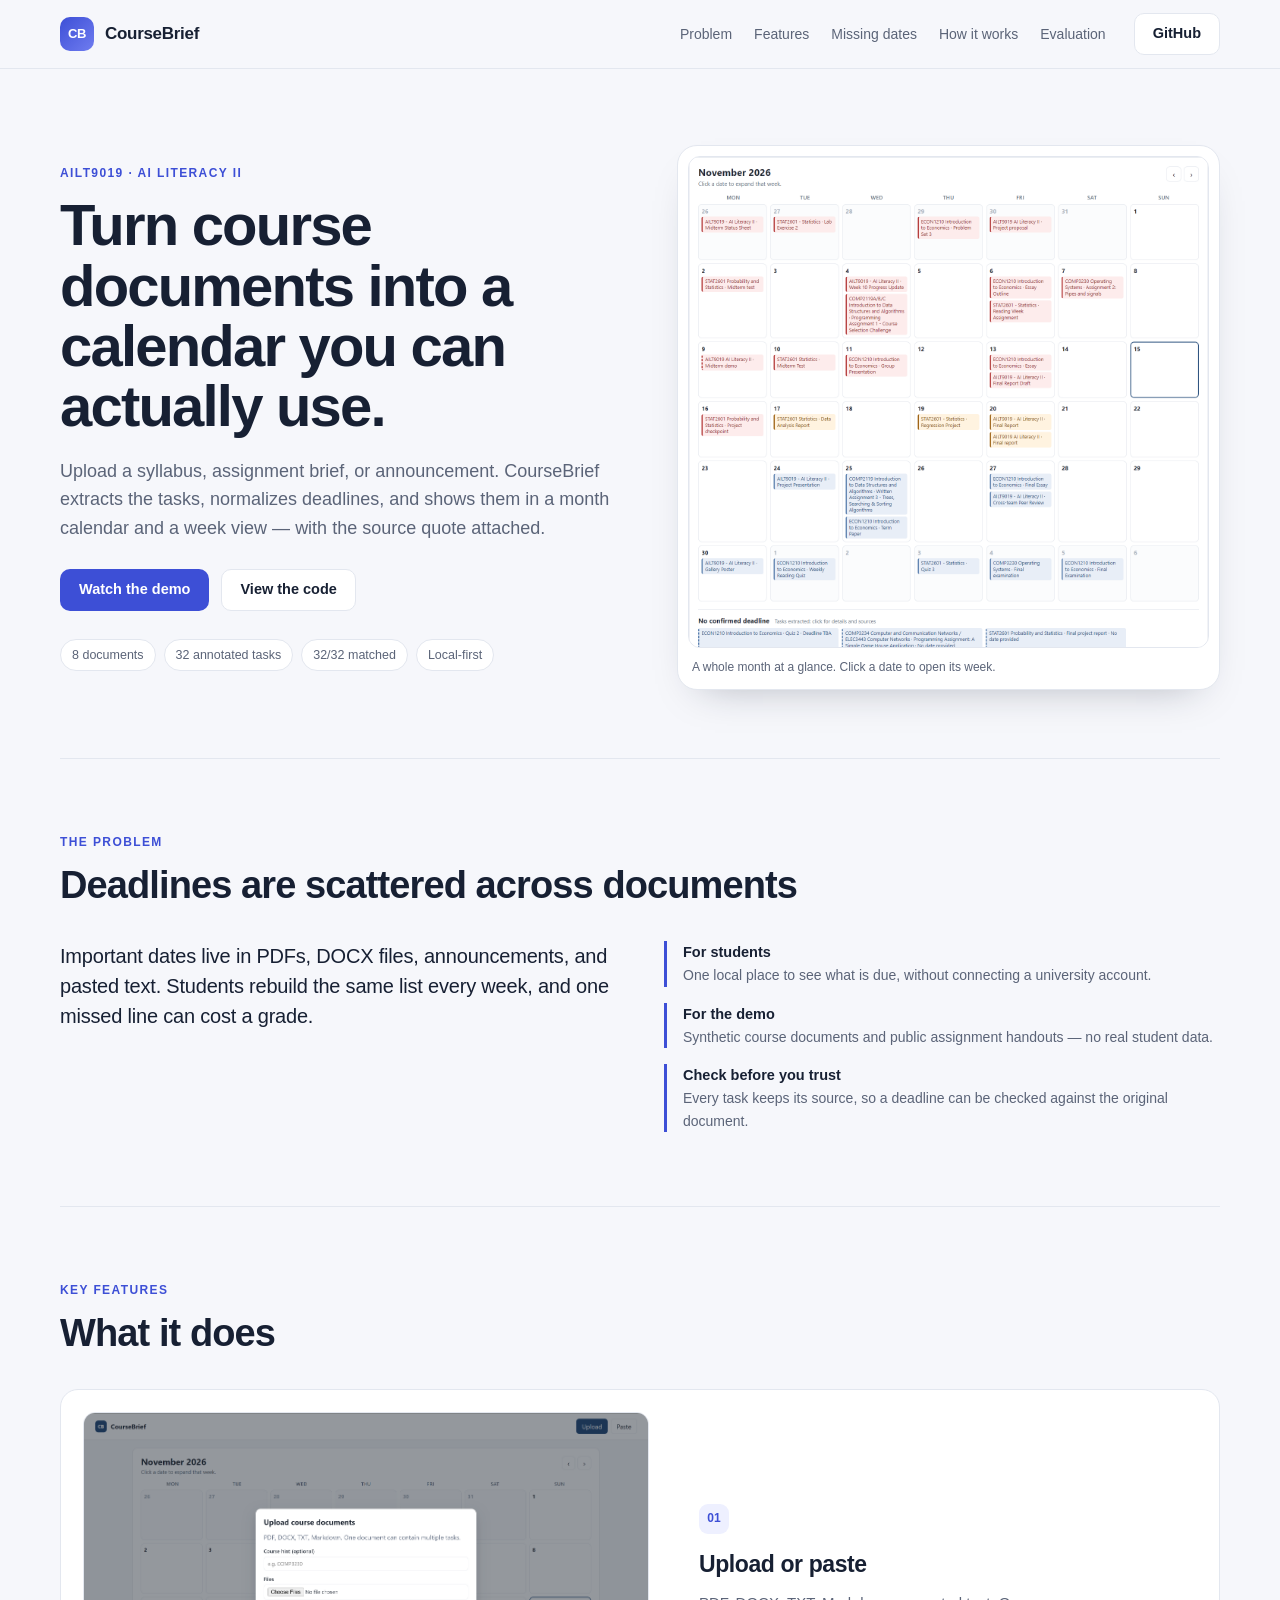
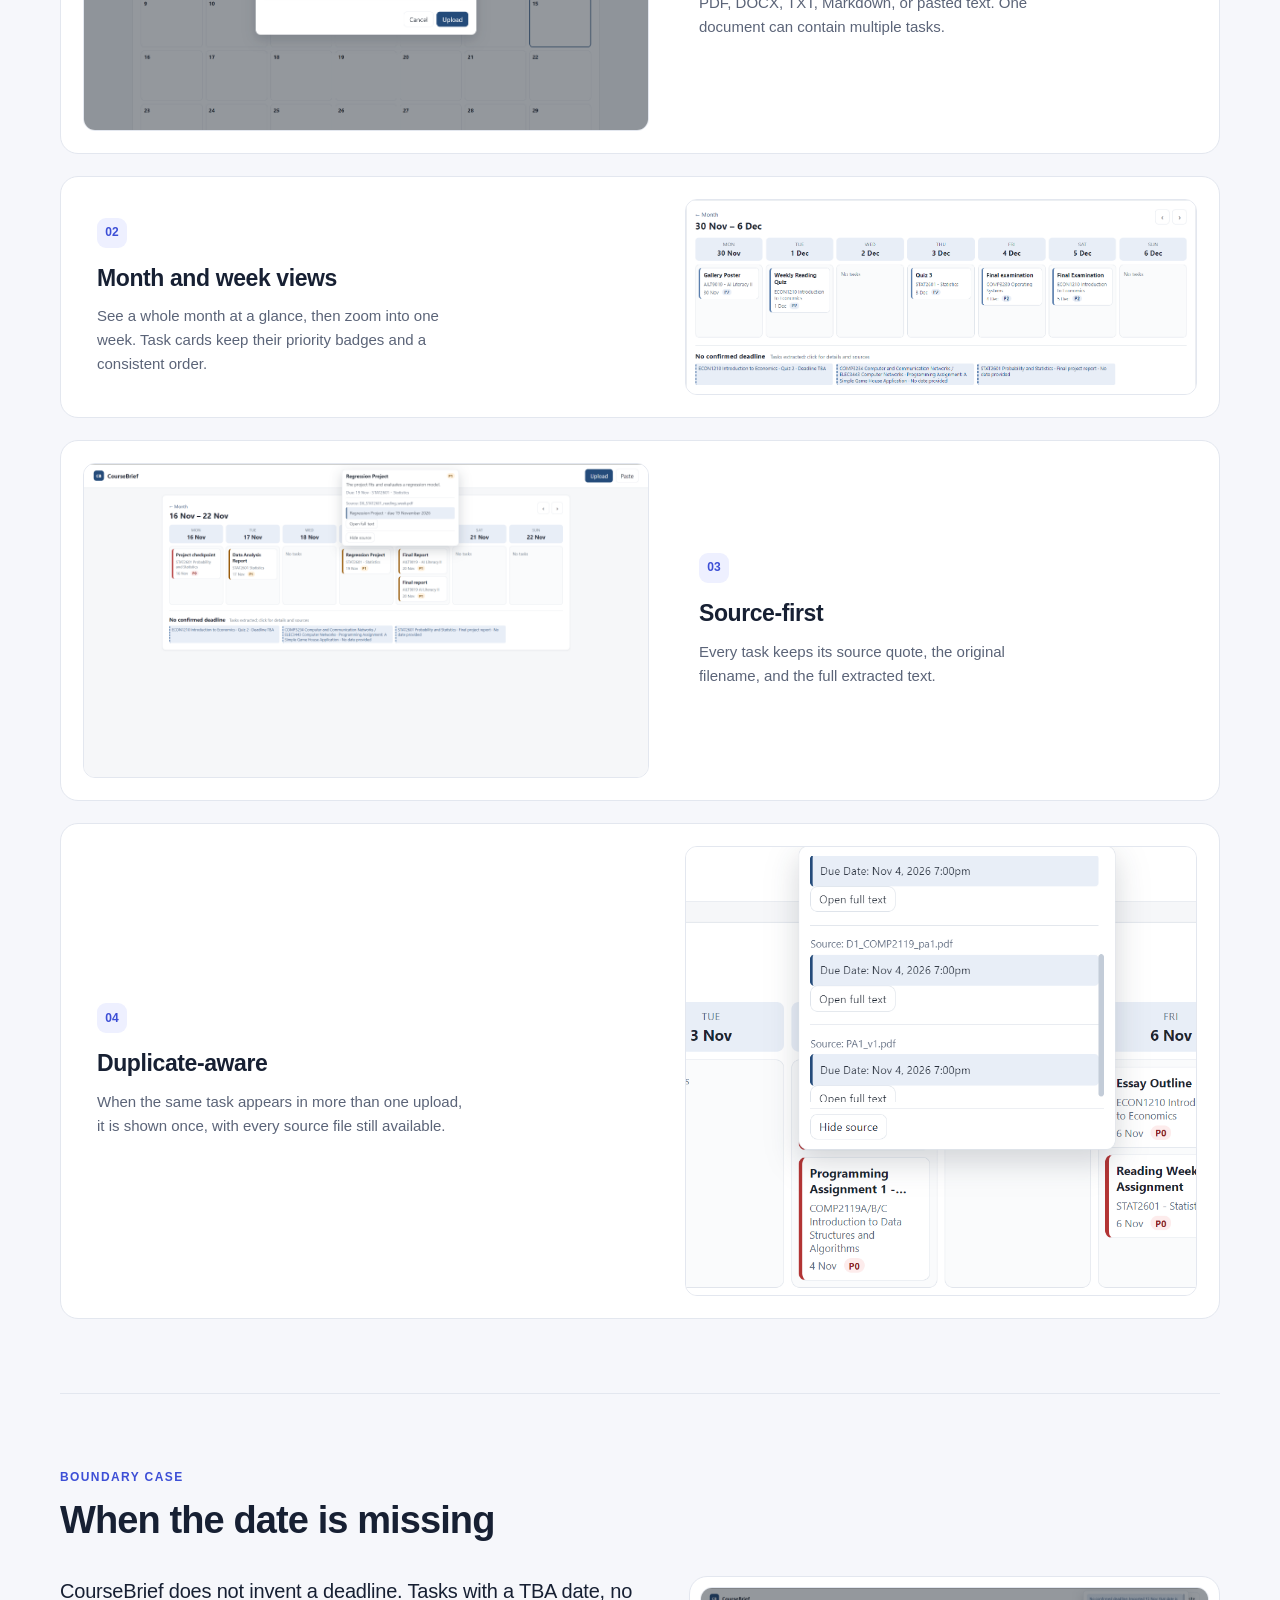
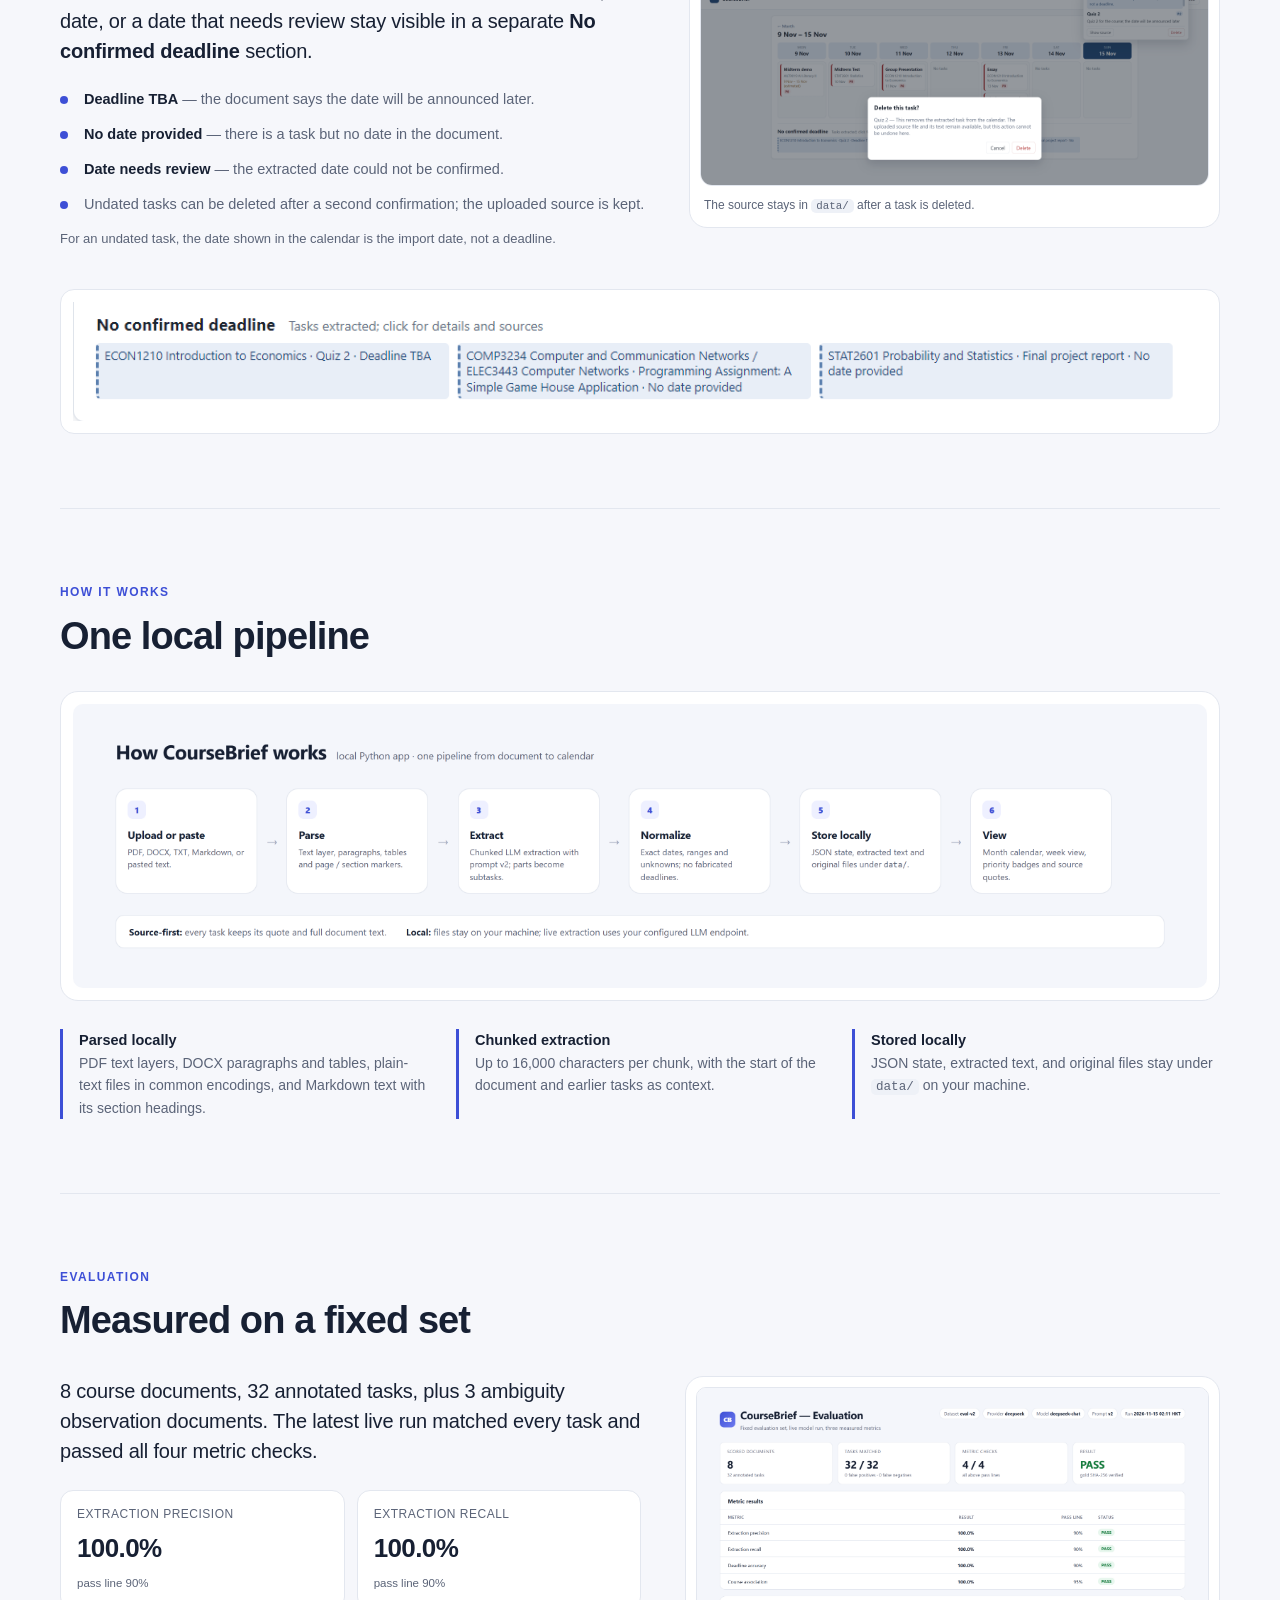
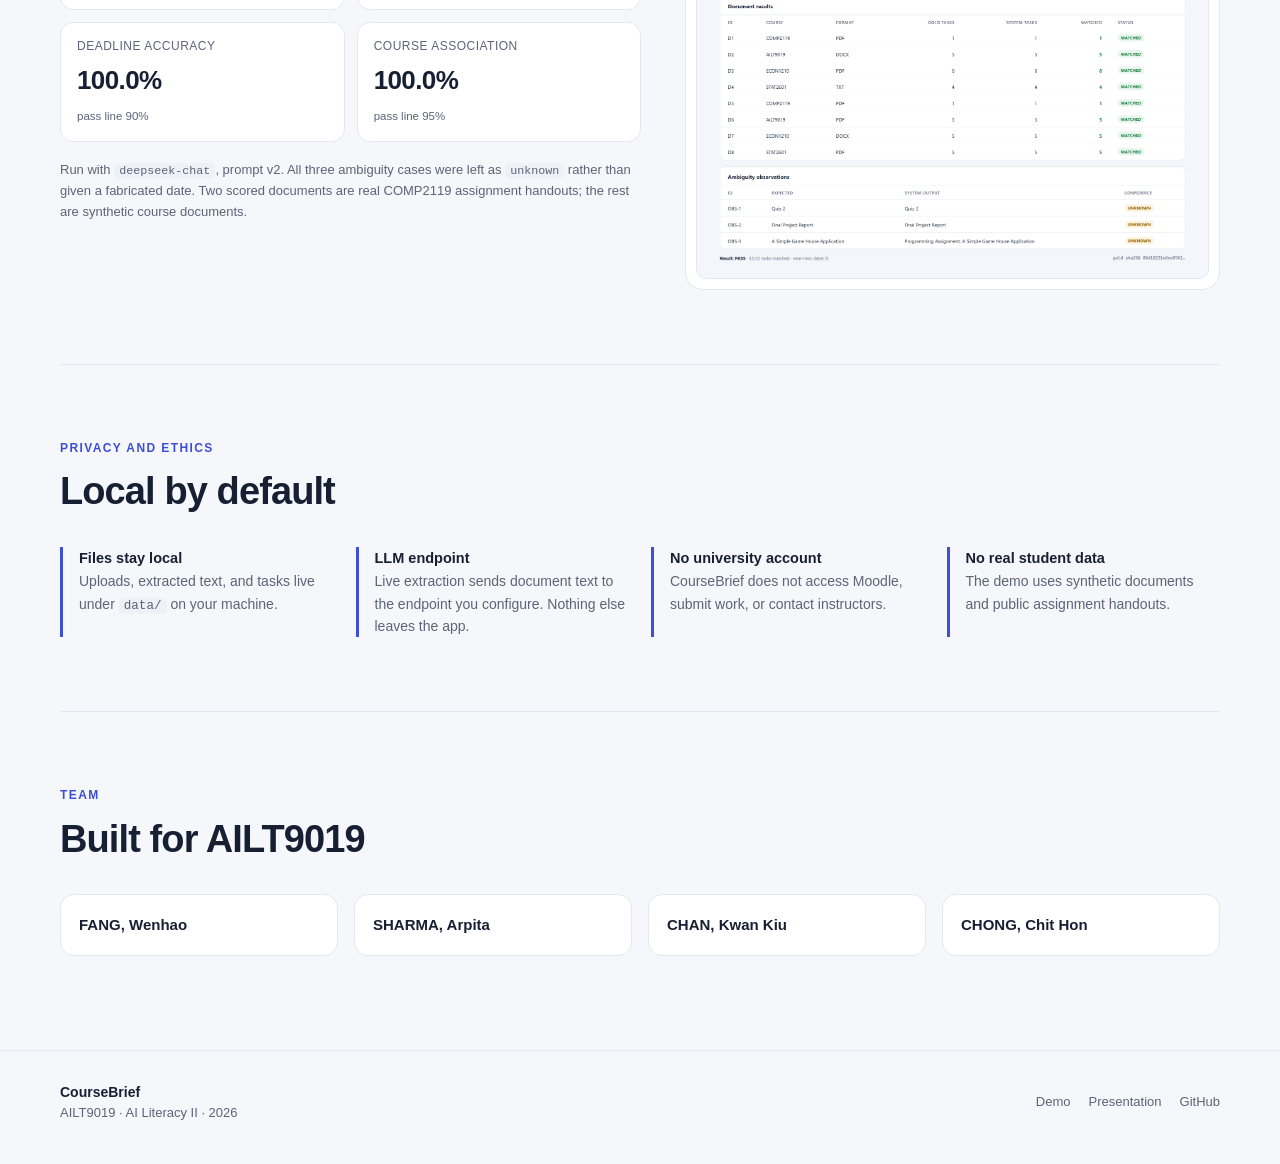
<file: docs/index.html>
<!doctype html>
<html lang="en">
<head>
<meta charset="utf-8">
<meta name="viewport" content="width=device-width, initial-scale=1">
<title>CourseBrief — Turn course documents into a clear academic calendar</title>
<meta name="description" content="CourseBrief extracts academic tasks and deadlines from course documents and shows them in a month calendar and a week view, with source quotes attached.">
<link rel="stylesheet" href="styles.css">
</head>
<body id="top">

<header class="site-header">
  <div class="wrap nav">
    <a class="brand" href="#top" aria-label="CourseBrief home">
      <span class="mark">CB</span>
      <span>CourseBrief</span>
    </a>
    <nav class="nav-links" aria-label="Sections">
      <a href="#problem">Problem</a>
      <a href="#features">Features</a>
      <a href="#missing">Missing dates</a>
      <a href="#how">How it works</a>
      <a href="#evaluation">Evaluation</a>
    </nav>
    <a class="btn btn-ghost" href="https://github.com/AILT-9019/AILT9019-team3">GitHub</a>
  </div>
</header>

<main>

  <section class="hero wrap">
    <div class="hero-copy">
      <p class="eyebrow">AILT9019 · AI Literacy II</p>
      <h1>Turn course documents into a calendar you can actually use.</h1>
      <p class="lede">
        Upload a syllabus, assignment brief, or announcement. CourseBrief extracts the tasks,
        normalizes deadlines, and shows them in a month calendar and a week view — with the source quote attached.
      </p>
      <div class="hero-actions">
        <a class="btn btn-primary" href="https://youtu.be/MtiDR5uAZ7s">Watch the demo</a>
        <a class="btn btn-ghost" href="https://github.com/AILT-9019/AILT9019-team3">View the code</a>
      </div>
      <ul class="chips" aria-label="Project summary">
        <li>8 documents</li>
        <li>32 annotated tasks</li>
        <li>32/32 matched</li>
        <li>Local-first</li>
      </ul>
    </div>
    <figure class="hero-shot">
      <img src="assets/02-calendar.png" width="1368" height="1292" alt="CourseBrief month calendar with tasks from several courses">
      <figcaption>A whole month at a glance. Click a date to open its week.</figcaption>
    </figure>
  </section>

  <section class="section wrap" id="problem">
    <div class="section-head">
      <p class="eyebrow">The problem</p>
      <h2>Deadlines are scattered across documents</h2>
    </div>
    <div class="two-col">
      <p class="big">
        Important dates live in PDFs, DOCX files, announcements, and pasted text. Students rebuild the
        same list every week, and one missed line can cost a grade.
      </p>
      <div class="problem-list">
        <div><strong>For students</strong> <span>One local place to see what is due, without connecting a university account.</span></div>
        <div><strong>For the demo</strong> <span>Synthetic course documents and public assignment handouts — no real student data.</span></div>
        <div><strong>Check before you trust</strong> <span>Every task keeps its source, so a deadline can be checked against the original document.</span></div>
      </div>
    </div>
  </section>

  <section class="section wrap" id="features">
    <div class="section-head">
      <p class="eyebrow">Key features</p>
      <h2>What it does</h2>
    </div>
    <div class="feature-rows">
      <article class="feature-row">
        <figure class="shot"><img src="assets/01-upload.png" width="2482" height="1396" alt="Upload dialog with PDF, DOCX, TXT, and Markdown support" loading="lazy"></figure>
        <div class="feature-copy">
          <span class="feature-num">01</span>
          <h3>Upload or paste</h3>
          <p>PDF, DOCX, TXT, Markdown, or pasted text. One document can contain multiple tasks.</p>
        </div>
      </article>
      <article class="feature-row reverse">
        <figure class="shot"><img src="assets/03-week.png" width="1369" height="521" alt="Week view with task cards and priority badges" loading="lazy"></figure>
        <div class="feature-copy">
          <span class="feature-num">02</span>
          <h3>Month and week views</h3>
          <p>See a whole month at a glance, then zoom into one week. Task cards keep their priority badges and a consistent order.</p>
        </div>
      </article>
      <article class="feature-row">
        <figure class="shot"><img src="assets/04-source.png" width="2520" height="1396" alt="Task details with the source quote and an Open full text button" loading="lazy"></figure>
        <div class="feature-copy">
          <span class="feature-num">03</span>
          <h3>Source-first</h3>
          <p>Every task keeps its source quote, the original filename, and the full extracted text.</p>
        </div>
      </article>
      <article class="feature-row reverse">
        <figure class="shot"><img src="assets/06-duplicate.png" width="842" height="740" alt="One task with sources from several uploaded files" loading="lazy"></figure>
        <div class="feature-copy">
          <span class="feature-num">04</span>
          <h3>Duplicate-aware</h3>
          <p>When the same task appears in more than one upload, it is shown once, with every source file still available.</p>
        </div>
      </article>
    </div>
  </section>

  <section class="section wrap" id="missing">
    <div class="section-head">
      <p class="eyebrow">Boundary case</p>
      <h2>When the date is missing</h2>
    </div>
    <div class="missing-grid">
      <div>
        <p class="big">
          CourseBrief does not invent a deadline. Tasks with a TBA date, no date, or a date that needs
          review stay visible in a separate <strong>No confirmed deadline</strong> section.
        </p>
        <ul class="tick-list">
          <li><strong>Deadline TBA</strong> — the document says the date will be announced later.</li>
          <li><strong>No date provided</strong> — there is a task but no date in the document.</li>
          <li><strong>Date needs review</strong> — the extracted date could not be confirmed.</li>
          <li>Undated tasks can be deleted after a second confirmation; the uploaded source is kept.</li>
        </ul>
        <p class="note">For an undated task, the date shown in the calendar is the import date, not a deadline.</p>
      </div>
      <figure class="shot panel">
        <img src="assets/08-delete-confirm.png" width="2520" height="980" alt="Delete confirmation for an undated task, with the import-date note visible" loading="lazy">
        <figcaption>The source stays in <code>data/</code> after a task is deleted.</figcaption>
      </figure>
    </div>
    <figure class="strip">
      <a class="zoom" href="assets/05-undated.png" target="_blank" rel="noopener"><img src="assets/05-undated.png" width="1188" height="125" alt="No confirmed deadline section with Deadline TBA and No date provided labels" loading="lazy"></a>
      <figcaption class="tap-hint">Tap the image to view it full size.</figcaption>
    </figure>
  </section>

  <section class="section wrap" id="how">
    <div class="section-head">
      <p class="eyebrow">How it works</p>
      <h2>One local pipeline</h2>
    </div>
    <figure class="arch">
      <a class="zoom" href="assets/architecture.png" target="_blank" rel="noopener"><img src="assets/architecture.png" width="3200" height="800" alt="Pipeline: upload or paste, parse, extract, normalize, store locally, view" loading="lazy"></a>
      <figcaption class="tap-hint">Tap the image to view it full size.</figcaption>
    </figure>
    <div class="three-col">
      <div><strong>Parsed locally</strong> <span>PDF text layers, DOCX paragraphs and tables, plain-text files in common encodings, and Markdown text with its section headings.</span></div>
      <div><strong>Chunked extraction</strong> <span>Up to 16,000 characters per chunk, with the start of the document and earlier tasks as context.</span></div>
      <div><strong>Stored locally</strong> <span>JSON state, extracted text, and original files stay under <code>data/</code> on your machine.</span></div>
    </div>
  </section>

  <section class="section wrap" id="evaluation">
    <div class="section-head">
      <p class="eyebrow">Evaluation</p>
      <h2>Measured on a fixed set</h2>
    </div>
    <div class="eval-grid">
      <div>
        <p class="big">
          8 course documents, 32 annotated tasks, plus 3 ambiguity observation documents.
          The latest live run matched every task and passed all four metric checks.
        </p>
        <div class="metric-grid">
          <div class="metric"><span>Extraction precision</span> <strong>100.0%</strong> <small>pass line 90%</small></div>
          <div class="metric"><span>Extraction recall</span> <strong>100.0%</strong> <small>pass line 90%</small></div>
          <div class="metric"><span>Deadline accuracy</span> <strong>100.0%</strong> <small>pass line 90%</small></div>
          <div class="metric"><span>Course association</span> <strong>100.0%</strong> <small>pass line 95%</small></div>
        </div>
        <p class="note">
          Run with <code>deepseek-chat</code>, prompt v2. All three ambiguity cases were left as
          <code>unknown</code> rather than given a fabricated date. Two scored documents are real
          COMP2119 assignment handouts; the rest are synthetic course documents.
        </p>
      </div>
      <figure class="shot eval-shot">
        <a class="zoom" href="assets/07-evaluation.png" target="_blank" rel="noopener"><img src="assets/07-evaluation.png" width="2880" height="2766" alt="Evaluation report showing 32 of 32 tasks matched and all metrics at 100%" loading="lazy"></a>
        <figcaption class="tap-hint">Tap the image to view it full size.</figcaption>
      </figure>
    </div>
  </section>

  <section class="section wrap" id="privacy">
    <div class="section-head">
      <p class="eyebrow">Privacy and ethics</p>
      <h2>Local by default</h2>
    </div>
    <div class="privacy-grid">
      <div><strong>Files stay local</strong> <span>Uploads, extracted text, and tasks live under <code>data/</code> on your machine.</span></div>
      <div><strong>LLM endpoint</strong> <span>Live extraction sends document text to the endpoint you configure. Nothing else leaves the app.</span></div>
      <div><strong>No university account</strong> <span>CourseBrief does not access Moodle, submit work, or contact instructors.</span></div>
      <div><strong>No real student data</strong> <span>The demo uses synthetic documents and public assignment handouts.</span></div>
    </div>
  </section>

  <section class="section wrap" id="team">
    <div class="section-head">
      <p class="eyebrow">Team</p>
      <h2>Built for AILT9019</h2>
    </div>
    <div class="team-grid">
      <div class="member"><strong>FANG, Wenhao</strong></div>
      <div class="member"><strong>SHARMA, Arpita</strong></div>
      <div class="member"><strong>CHAN, Kwan Kiu</strong></div>
      <div class="member"><strong>CHONG, Chit Hon</strong></div>
    </div>
  </section>

</main>

<footer class="site-footer">
  <div class="wrap footer-row">
    <div>
      <strong>CourseBrief</strong>
      <span>AILT9019 · AI Literacy II · 2026</span>
    </div>
    <div class="footer-links">
      <a href="https://youtu.be/MtiDR5uAZ7s">Demo</a>
      <a href="https://youtu.be/rHYQwIleBYE">Presentation</a>
      <a href="https://github.com/AILT-9019/AILT9019-team3">GitHub</a>
    </div>
  </div>
</footer>

</body>
</html>
</file>
<file: docs/styles.css>
:root {
  --ink: #172033;
  --muted: #5b6478;
  --line: #e3e7ef;
  --bg: #f6f7fb;
  --panel: #ffffff;
  --soft: #eef1f7;
  --accent: #3d4fd6;
  --accent-dark: #2f3fb8;
  --green: #137a3b;
  --radius: 18px;
  --max: 1160px;
}

* { box-sizing: border-box; }

/* sticky 导航栏约 69px 高，锚点跳转时给标题留出位置 */
html { scroll-behavior: smooth; scroll-padding-top: 69px; }

body {
  margin: 0;
  background: var(--bg);
  color: var(--ink);
  font-family: -apple-system, BlinkMacSystemFont, "Segoe UI", "Microsoft YaHei", sans-serif;
  line-height: 1.6;
  -webkit-font-smoothing: antialiased;
}

img { max-width: 100%; height: auto; display: block; }

a { color: inherit; }

code {
  font-family: "Cascadia Mono", Consolas, monospace;
  font-size: 0.9em;
  background: var(--soft);
  padding: 1px 5px;
  border-radius: 5px;
}

.wrap {
  width: min(var(--max), calc(100% - 48px));
  margin: 0 auto;
}

/* Header */
.site-header {
  position: sticky;
  top: 0;
  z-index: 10;
  background: rgba(246, 247, 251, 0.86);
  border-bottom: 1px solid var(--line);
  backdrop-filter: blur(10px);
}

.nav {
  display: flex;
  align-items: center;
  gap: 28px;
  min-height: 68px;
}

.brand {
  display: inline-flex;
  align-items: center;
  gap: 11px;
  font-weight: 750;
  font-size: 17px;
  letter-spacing: -0.3px;
  text-decoration: none;
  margin-right: auto;
}

.mark {
  width: 34px;
  height: 34px;
  border-radius: 10px;
  background: linear-gradient(135deg, var(--accent), #6f7cf0);
  color: #fff;
  display: grid;
  place-items: center;
  font-size: 13px;
  font-weight: 800;
  letter-spacing: -0.4px;
}

.nav-links {
  display: flex;
  gap: 22px;
  font-size: 14px;
  color: var(--muted);
}

.nav-links a { text-decoration: none; }
.nav-links a:hover { color: var(--ink); }

.btn {
  display: inline-flex;
  align-items: center;
  justify-content: center;
  gap: 8px;
  min-height: 42px;
  padding: 0 18px;
  border-radius: 10px;
  border: 1px solid transparent;
  font-size: 14.5px;
  font-weight: 650;
  text-decoration: none;
  transition: background 0.15s ease, border-color 0.15s ease, transform 0.15s ease;
}

.btn:hover { transform: translateY(-1px); }

.btn-primary {
  background: var(--accent);
  color: #fff;
}
.btn-primary:hover { background: var(--accent-dark); }

.btn-ghost {
  background: var(--panel);
  border-color: var(--line);
  color: var(--ink);
}
.btn-ghost:hover { border-color: #c9cfdd; }

/* Hero */
.hero {
  display: grid;
  grid-template-columns: 1.02fr 0.98fr;
  gap: 52px;
  align-items: center;
  padding: 76px 0 68px;
}

.eyebrow {
  margin: 0 0 12px;
  color: var(--accent);
  font-size: 12px;
  font-weight: 750;
  letter-spacing: 1.4px;
  text-transform: uppercase;
}

h1 {
  margin: 0;
  font-size: clamp(38px, 5vw, 58px);
  line-height: 1.04;
  letter-spacing: -1.8px;
  font-weight: 780;
}

.lede {
  margin: 20px 0 0;
  color: var(--muted);
  font-size: 18px;
  max-width: 56ch;
}

.hero-actions {
  display: flex;
  flex-wrap: wrap;
  gap: 12px;
  margin-top: 26px;
}

.chips {
  display: flex;
  flex-wrap: wrap;
  gap: 8px;
  margin: 28px 0 0;
  padding: 0;
  list-style: none;
}

.chips li {
  padding: 5px 11px;
  border: 1px solid var(--line);
  border-radius: 999px;
  background: var(--panel);
  color: var(--muted);
  font-size: 12.5px;
  white-space: nowrap;
}

.hero-shot,
.shot {
  margin: 0;
}

.hero-shot {
  background: var(--panel);
  border: 1px solid var(--line);
  border-radius: 20px;
  padding: 10px;
  box-shadow: 0 18px 40px -24px rgba(23, 32, 51, 0.35);
}

.hero-shot img {
  border-radius: 12px;
  border: 1px solid var(--line);
}

.hero-shot figcaption,
.shot figcaption {
  padding: 10px 4px 2px;
  color: var(--muted);
  font-size: 12px;
}

/* Sections */
.section {
  padding: 74px 0;
  border-top: 1px solid var(--line);
}

.section-head {
  margin-bottom: 34px;
}

h2 {
  margin: 0;
  font-size: clamp(28px, 3.4vw, 38px);
  line-height: 1.12;
  letter-spacing: -0.9px;
  font-weight: 750;
}

h3 {
  margin: 0 0 7px;
  font-size: 19px;
  letter-spacing: -0.2px;
}

.big {
  margin: 0;
  font-size: 20px;
  line-height: 1.5;
  letter-spacing: -0.2px;
}

.note {
  color: var(--muted);
  font-size: 13px;
}

/* Problem */
.two-col {
  display: grid;
  grid-template-columns: 1fr 1fr;
  gap: 48px;
  align-items: start;
}

.problem-list {
  display: grid;
  gap: 16px;
}

.problem-list div,
.three-col div,
.privacy-grid div {
  padding-left: 16px;
  border-left: 3px solid var(--accent);
}

.problem-list strong,
.problem-list span,
.three-col strong,
.three-col span,
.privacy-grid strong,
.privacy-grid span {
  display: block;
}

.problem-list strong,
.three-col strong,
.privacy-grid strong {
  font-size: 14.5px;
}

.problem-list span,
.three-col span,
.privacy-grid span {
  color: var(--muted);
  font-size: 14px;
}

/* Features */
.feature-rows {
  display: grid;
  gap: 22px;
}

.feature-row {
  display: grid;
  grid-template-columns: 1.05fr 0.95fr;
  gap: 36px;
  align-items: center;
  background: var(--panel);
  border: 1px solid var(--line);
  border-radius: var(--radius);
  padding: 22px;
}

.feature-row.reverse .shot { order: 2; }
.feature-row.reverse .feature-copy { order: 1; }

.feature-row .shot img {
  width: 100%;
  border-radius: 12px;
  border: 1px solid var(--line);
}

.feature-copy { padding: 10px 14px; }

.feature-num {
  display: inline-grid;
  place-items: center;
  width: 30px;
  height: 30px;
  border-radius: 9px;
  background: #eef0ff;
  color: var(--accent);
  font-size: 12px;
  font-weight: 800;
  margin-bottom: 12px;
}

.feature-copy h3 {
  font-size: 23px;
  letter-spacing: -0.4px;
}

.feature-copy p {
  margin: 8px 0 0;
  color: var(--muted);
  font-size: 15px;
  max-width: 44ch;
}

/* Missing dates */
.missing-grid {
  display: grid;
  grid-template-columns: 1.05fr 0.95fr;
  gap: 42px;
  align-items: start;
}

.tick-list {
  margin: 22px 0 0;
  padding: 0;
  list-style: none;
  display: grid;
  gap: 12px;
}

.tick-list li {
  position: relative;
  padding-left: 24px;
  color: var(--muted);
  font-size: 14.5px;
}

.tick-list li::before {
  content: "";
  position: absolute;
  left: 0;
  top: 8px;
  width: 8px;
  height: 8px;
  border-radius: 50%;
  background: var(--accent);
}

.tick-list strong { color: var(--ink); }

.panel {
  background: var(--panel);
  border: 1px solid var(--line);
  border-radius: var(--radius);
  padding: 10px;
}

.panel img { border-radius: 12px; border: 1px solid var(--line); }

.strip {
  margin: 26px 0 0;
  background: var(--panel);
  border: 1px solid var(--line);
  border-radius: 14px;
  padding: 12px;
}

.strip img { width: 100%; }

/* How it works */
.arch {
  margin: 0 0 28px;
  background: var(--panel);
  border: 1px solid var(--line);
  border-radius: var(--radius);
  padding: 12px;
}

.arch img { width: 100%; border-radius: 10px; }

.three-col {
  display: grid;
  grid-template-columns: repeat(3, 1fr);
  gap: 28px;
}

/* Evaluation */
.eval-grid {
  display: grid;
  grid-template-columns: 1fr 0.92fr;
  gap: 44px;
  align-items: start;
}

.metric-grid {
  display: grid;
  grid-template-columns: 1fr 1fr;
  gap: 12px;
  margin: 24px 0 18px;
}

.metric {
  background: var(--panel);
  border: 1px solid var(--line);
  border-radius: 13px;
  padding: 14px 16px;
}

.metric span {
  display: block;
  color: var(--muted);
  font-size: 12px;
  text-transform: uppercase;
  letter-spacing: 0.5px;
}

.metric strong {
  display: block;
  margin-top: 4px;
  font-size: 26px;
  letter-spacing: -0.6px;
}

.metric small {
  color: var(--muted);
  font-size: 11.5px;
}

.eval-shot {
  background: var(--panel);
  border: 1px solid var(--line);
  border-radius: var(--radius);
  padding: 10px;
}

.eval-shot img { border-radius: 10px; border: 1px solid var(--line); }

/* Privacy */
.privacy-grid {
  display: grid;
  grid-template-columns: repeat(4, 1fr);
  gap: 22px;
}

/* Team */
.team-grid {
  display: grid;
  grid-template-columns: repeat(4, 1fr);
  gap: 16px;
}

.member {
  background: var(--panel);
  border: 1px solid var(--line);
  border-radius: 14px;
  padding: 18px;
}

.member strong { display: block; font-size: 15px; }
.member span { color: var(--muted); font-size: 13px; }

/* Footer */
.site-footer {
  border-top: 1px solid var(--line);
  padding: 30px 0 40px;
  margin-top: 20px;
}

.footer-row {
  display: flex;
  justify-content: space-between;
  align-items: center;
  gap: 24px;
  color: var(--muted);
  font-size: 13px;
}

.footer-row strong {
  display: block;
  color: var(--ink);
  font-size: 14px;
}

.footer-links {
  display: flex;
  gap: 18px;
}

.footer-links a { text-decoration: none; }
.footer-links a:hover { color: var(--ink); }

/* 宽图点开看原图；提示文字只在手机上显示 */
.zoom { display: block; cursor: zoom-in; }
.tap-hint { display: none; }

/* Focus */
a:focus-visible {
  outline: 2px solid var(--accent);
  outline-offset: 3px;
}

/* Responsive */
@media (max-width: 980px) {
  /* 窄屏导航移到第二行，可左右滑动；导航栏变高，锚点留白跟着加大 */
  html { scroll-padding-top: 100px; }
  .nav { flex-wrap: wrap; row-gap: 8px; min-height: 0; padding-top: 12px; }
  .nav-links {
    order: 3;
    flex: 0 0 100%;
    gap: 20px;
    overflow-x: auto;
    white-space: nowrap;
    padding: 2px 0 12px;
    scrollbar-width: none;
  }
  .nav-links::-webkit-scrollbar { display: none; }
  .hero { grid-template-columns: 1fr; gap: 36px; padding: 54px 0 50px; }
  .hero-shot { max-width: 620px; }
  .two-col,
  .missing-grid,
  .eval-grid { grid-template-columns: 1fr; }
  .feature-row,
  .feature-row.reverse { grid-template-columns: 1fr; }
  .feature-row.reverse .shot { order: 1; }
  .feature-row.reverse .feature-copy { order: 2; }
  .three-col { grid-template-columns: 1fr; gap: 20px; }
  .privacy-grid { grid-template-columns: 1fr 1fr; }
  .team-grid { grid-template-columns: 1fr 1fr; }
}

@media (max-width: 600px) {
  .wrap { width: calc(100% - 32px); }
  .section { padding: 52px 0; }
  .hero { padding-top: 40px; }
  .metric-grid { grid-template-columns: 1fr; }
  .privacy-grid { grid-template-columns: 1fr; }
  .team-grid { grid-template-columns: 1fr; }
  .footer-row { flex-direction: column; align-items: flex-start; }
  .tap-hint {
    display: block;
    padding: 8px 4px 0;
    color: var(--muted);
    font-size: 12px;
  }
}
</file>
